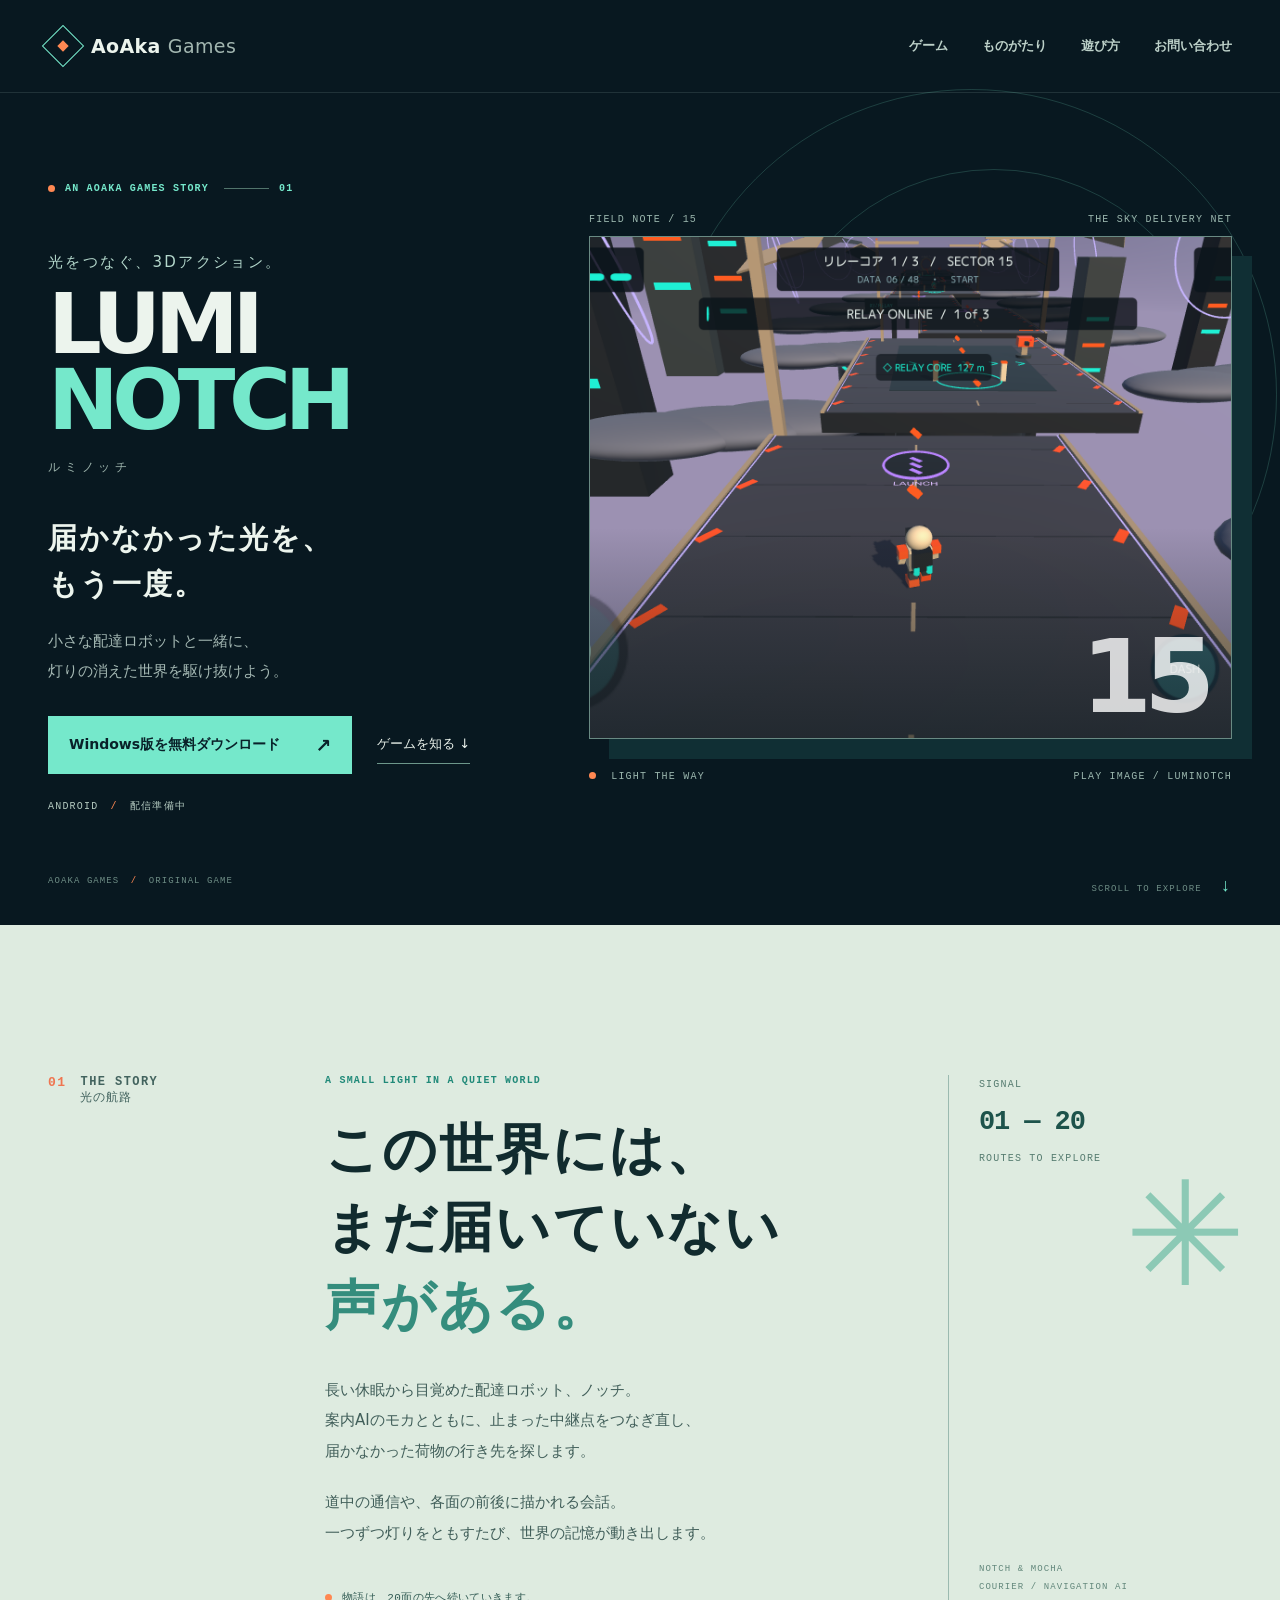
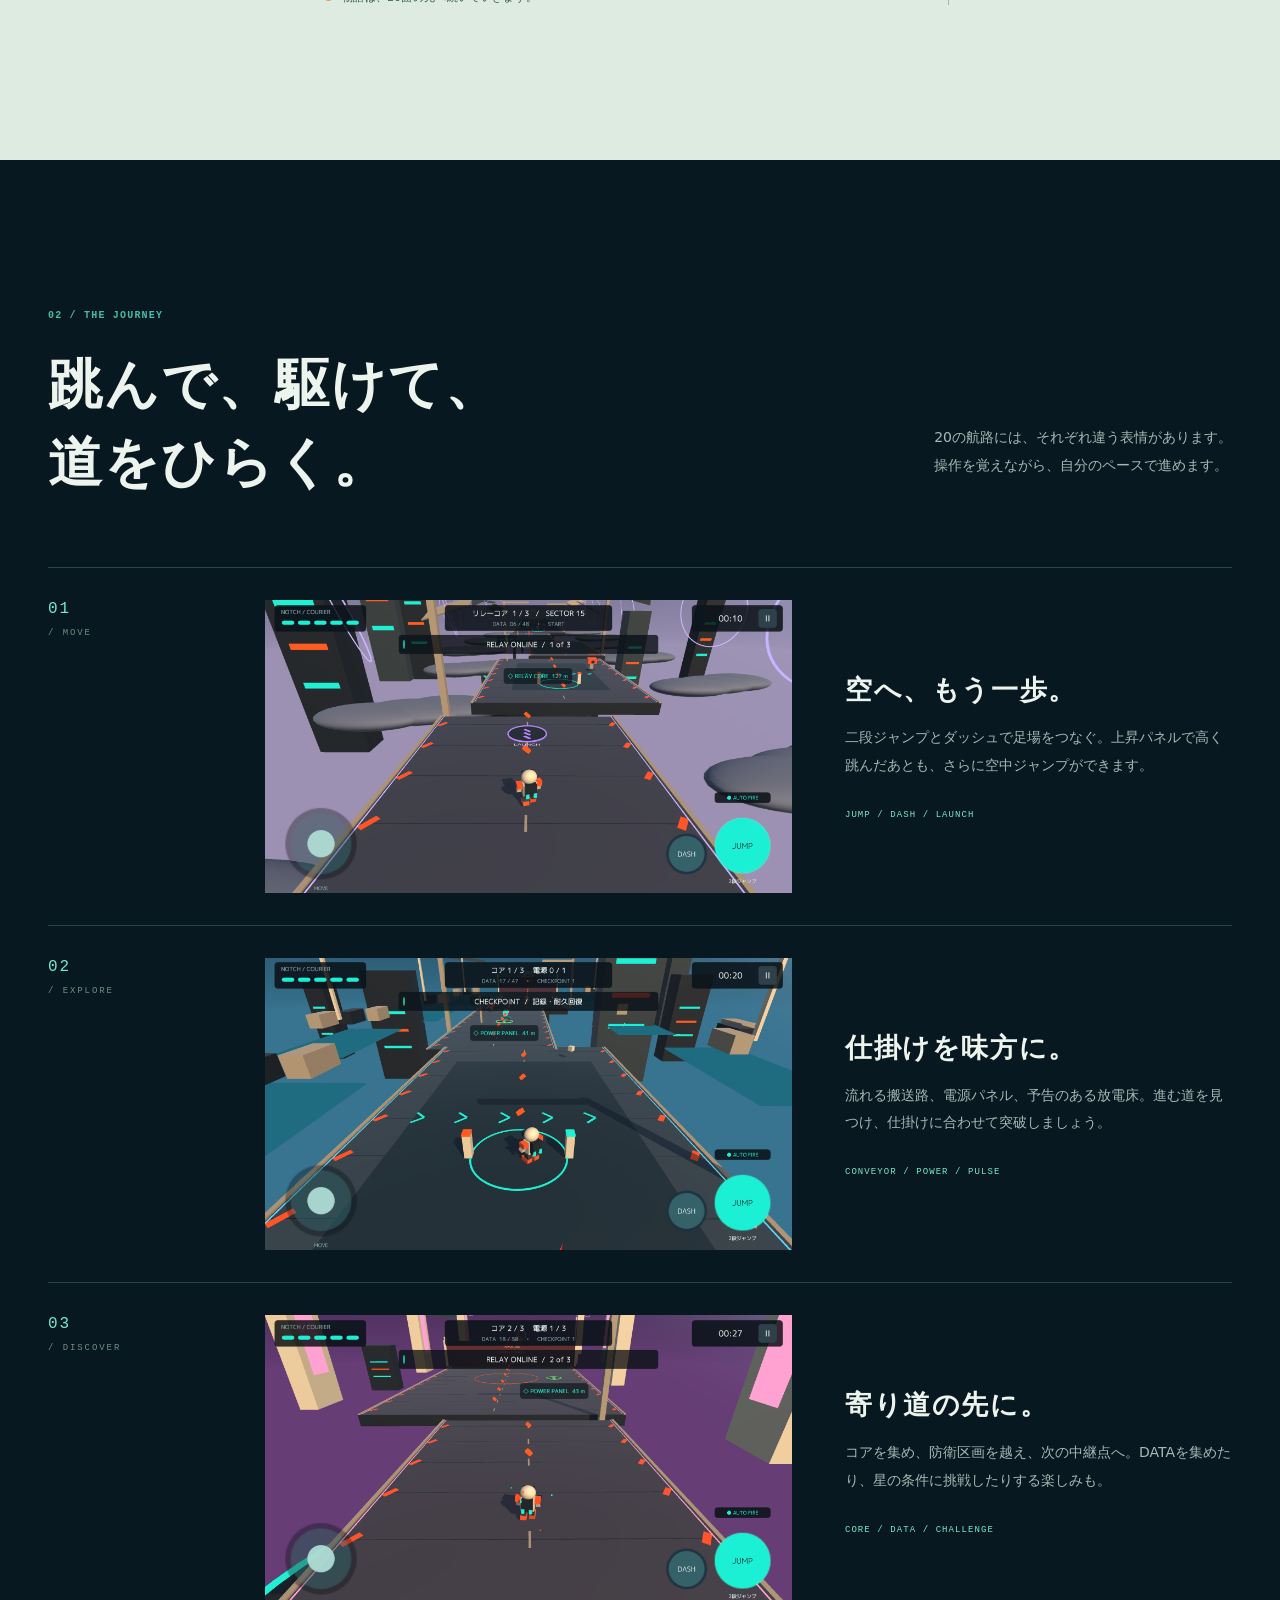
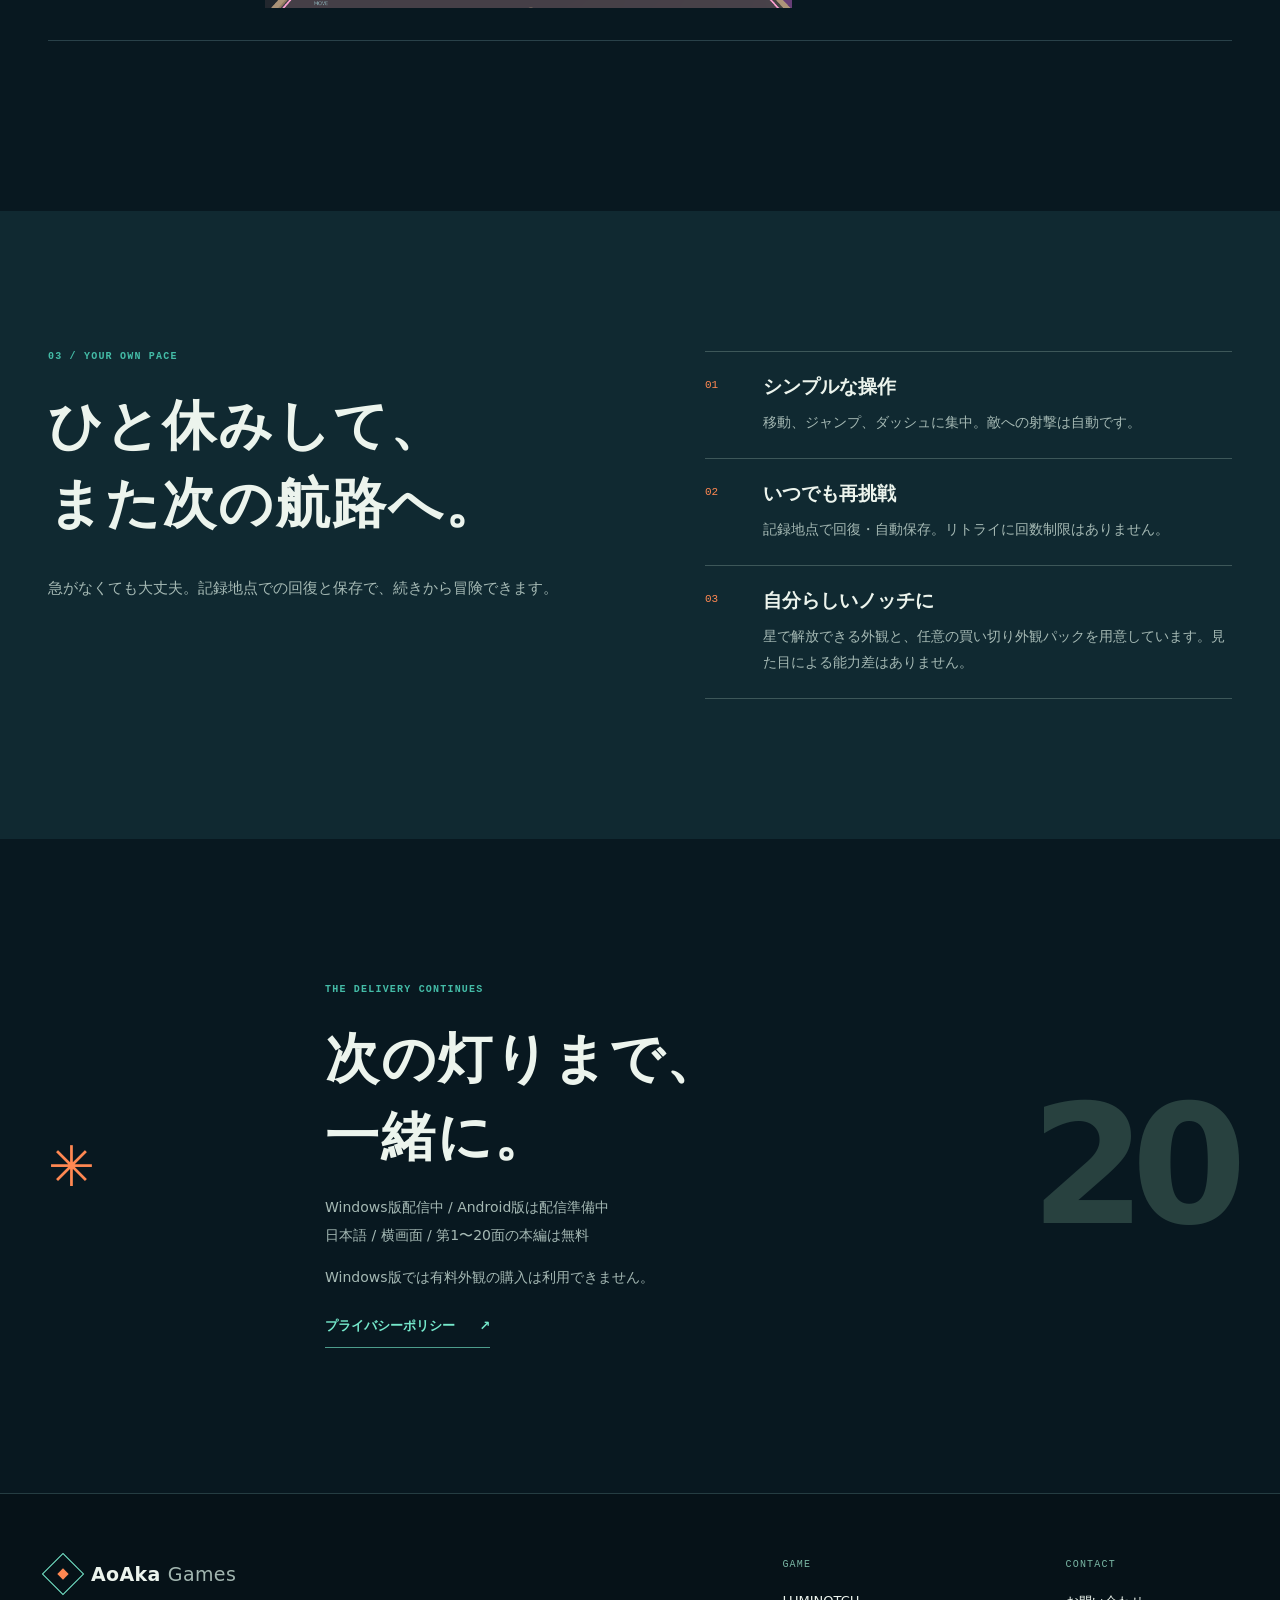
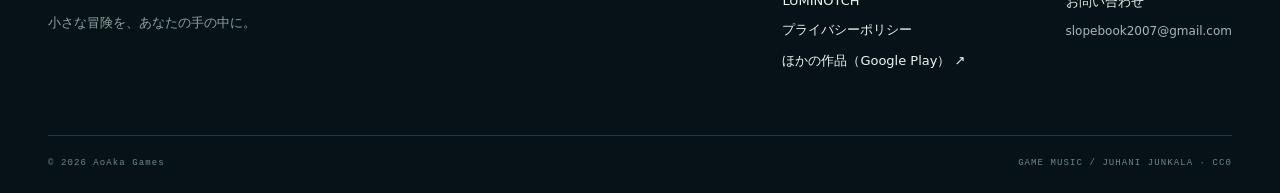
<file: index.html>
<!doctype html>
<html lang="ja">
<head>
  <meta charset="utf-8">
  <meta name="viewport" content="width=device-width, initial-scale=1">
  <meta name="theme-color" content="#091820">
  <meta name="description" content="AoAka Gamesの公式サイト。小さな配達ロボットが光を届ける3Dアクション『LUMINOTCH』を紹介します。">
  <title>AoAka Games | LUMINOTCH</title>
  <link rel="icon" href="assets/icon.png" type="image/png">
  <link rel="stylesheet" href="assets/site.css">
</head>
<body>
  <a class="skip" href="#main">本文へ移動</a>
  <header class="site-header">
    <div class="shell header-inner">
      <a class="brand" href="./" aria-label="AoAka Games ホーム"><span class="brand-mark" aria-hidden="true"><i></i></span><span>AoAka <b>Games</b></span></a>
      <nav aria-label="メインナビゲーション">
        <a href="#game">ゲーム</a><a href="#world">ものがたり</a><a href="#play">遊び方</a><a href="#contact">お問い合わせ</a>
      </nav>
    </div>
  </header>

  <main id="main">
    <section class="hero shell" id="game" aria-labelledby="game-title">
      <div class="hero-copy">
        <div class="eyebrow"><span class="pulse-dot"></span> AN AOAKA GAMES STORY <span class="rule"></span> 01</div>
        <p class="hero-kicker">光をつなぐ、3Dアクション。</p>
        <h1 id="game-title">LUMI<span>NOTCH</span></h1>
        <p class="kana">ルミノッチ</p>
        <p class="hero-lead">届かなかった光を、<br>もう一度。</p>
        <p class="hero-desc">小さな配達ロボットと一緒に、<br class="desktop-break">灯りの消えた世界を駆け抜けよう。</p>
        <div class="hero-actions"><a class="primary-link" href="https://github.com/yoshimunebancyo/aoakagames-official/releases/download/pc-v1.0.2/Luminotch-Windows-1.0.2.zip">Windows版を無料ダウンロード <span aria-hidden="true">↗</span></a><a class="secondary-link" href="#play">ゲームを知る ↓</a><span class="platform">ANDROID <span> / </span> 配信準備中</span></div>
      </div>
      <div class="hero-visual">
        <div class="visual-label"><span>FIELD NOTE / 15</span><span>THE SKY DELIVERY NET</span></div>
        <div class="hero-image"><img src="assets/sky-route.png" width="1920" height="1080" alt="空に浮かぶ足場を進むノッチのゲーム画面"><div class="image-gradient"></div><span class="image-index">15</span></div>
        <div class="visual-bottom"><span><i></i> LIGHT THE WAY</span><span>PLAY IMAGE / LUMINOTCH</span></div>
        <div class="orbit orbit-one" aria-hidden="true"></div><div class="orbit orbit-two" aria-hidden="true"></div>
      </div>
      <div class="hero-foot"><span>AOAKA GAMES <i>/</i> ORIGINAL GAME</span><span>SCROLL TO EXPLORE <span aria-hidden="true">↓</span></span></div>
    </section>

    <section class="story" id="world" aria-labelledby="story-title">
      <div class="shell story-grid">
        <div class="section-index"><span>01</span><div>THE STORY<br><small>光の航路</small></div></div>
        <div class="story-copy"><p class="overline">A SMALL LIGHT IN A QUIET WORLD</p><h2 id="story-title">この世界には、<br>まだ届いていない<br><em>声がある。</em></h2>
          <p>長い休眠から目覚めた配達ロボット、ノッチ。<br>案内AIのモカとともに、止まった中継点をつなぎ直し、<br class="desktop-break">届かなかった荷物の行き先を探します。</p>
          <p>道中の通信や、各面の前後に描かれる会話。<br>一つずつ灯りをともすたび、世界の記憶が動き出します。</p>
          <span class="story-note"><i></i> 物語は、20面の先へ続いていきます。</span>
        </div>
        <div class="story-aside"><div class="coordinate">SIGNAL<br><strong>01 — 20</strong><br>ROUTES TO EXPLORE</div><div class="spark" aria-hidden="true">✳</div><p>NOTCH &amp; MOCHA<br>COURIER / NAVIGATION AI</p></div>
      </div>
    </section>

    <section class="routes shell" id="play" aria-labelledby="routes-title">
      <div class="section-top"><div><p class="overline">02 / THE JOURNEY</p><h2 id="routes-title">跳んで、駆けて、<br>道をひらく。</h2></div><p>20の航路には、それぞれ違う表情があります。<br>操作を覚えながら、自分のペースで進めます。</p></div>
      <div class="route-list">
        <article class="route-row"><div class="route-num">01 <span>/ MOVE</span></div><div class="route-image"><img src="assets/sky-route.png" width="1920" height="1080" loading="lazy" alt="上昇パネルと空の足場が続く航路"></div><div class="route-copy"><h3>空へ、もう一歩。</h3><p>二段ジャンプとダッシュで足場をつなぐ。上昇パネルで高く跳んだあとも、さらに空中ジャンプができます。</p><span>JUMP / DASH / LAUNCH</span></div></article>
        <article class="route-row"><div class="route-num">02 <span>/ EXPLORE</span></div><div class="route-image"><img src="assets/canal-route.png" width="1920" height="1080" loading="lazy" alt="搬送路の矢印が光る水路のゲーム画面"></div><div class="route-copy"><h3>仕掛けを味方に。</h3><p>流れる搬送路、電源パネル、予告のある放電床。進む道を見つけ、仕掛けに合わせて突破しましょう。</p><span>CONVEYOR / POWER / PULSE</span></div></article>
        <article class="route-row"><div class="route-num">03 <span>/ DISCOVER</span></div><div class="route-image"><img src="assets/final-route.png" width="1920" height="1080" loading="lazy" alt="紫の空に浮かぶ航路と電源パネルを探すゲーム画面"></div><div class="route-copy"><h3>寄り道の先に。</h3><p>コアを集め、防衛区画を越え、次の中継点へ。DATAを集めたり、星の条件に挑戦したりする楽しみも。</p><span>CORE / DATA / CHALLENGE</span></div></article>
      </div>
    </section>

    <section class="details" aria-labelledby="details-title"><div class="shell details-grid">
      <div><p class="overline">03 / YOUR OWN PACE</p><h2 id="details-title">ひと休みして、<br>また次の航路へ。</h2><p class="details-intro">急がなくても大丈夫。記録地点での回復と保存で、続きから冒険できます。</p></div>
      <div class="detail-list"><div><span>01</span><h3>シンプルな操作</h3><p>移動、ジャンプ、ダッシュに集中。敵への射撃は自動です。</p></div><div><span>02</span><h3>いつでも再挑戦</h3><p>記録地点で回復・自動保存。リトライに回数制限はありません。</p></div><div><span>03</span><h3>自分らしいノッチに</h3><p>星で解放できる外観と、任意の買い切り外観パックを用意しています。見た目による能力差はありません。</p></div></div>
    </div></section>

    <section class="last-call shell" aria-label="LUMINOTCHの情報"><div class="last-mark" aria-hidden="true">✳</div><div><p class="overline">THE DELIVERY CONTINUES</p><h2>次の灯りまで、<br>一緒に。</h2><p>Windows版配信中 / Android版は配信準備中<br>日本語 / 横画面 / 第1〜20面の本編は無料</p><p>Windows版では有料外観の購入は利用できません。</p><a href="luminotch/privacy/">プライバシーポリシー <span aria-hidden="true">↗</span></a></div><span class="big-20" aria-hidden="true">20</span></section>
  </main>
  <footer id="contact"><div class="shell footer-main"><div><a class="brand footer-brand" href="./"><span class="brand-mark" aria-hidden="true"><i></i></span><span>AoAka <b>Games</b></span></a><p>小さな冒険を、あなたの手の中に。</p></div><div class="footer-links"><div><span>GAME</span><a href="#game">LUMINOTCH</a><a href="luminotch/privacy/">プライバシーポリシー</a><a href="https://play.google.com/store/apps/developer?id=AoAkaGames">ほかの作品（Google Play） ↗</a></div><div><span>CONTACT</span><a href="mailto:slopebook2007@gmail.com?subject=LUMINOTCH%20Support">お問い合わせ</a><small>slopebook2007@gmail.com</small></div></div></div><div class="shell footer-bottom"><span>© 2026 AoAka Games</span><span>GAME MUSIC / JUHANI JUNKALA · CC0</span></div></footer>
</body></html>
</file>
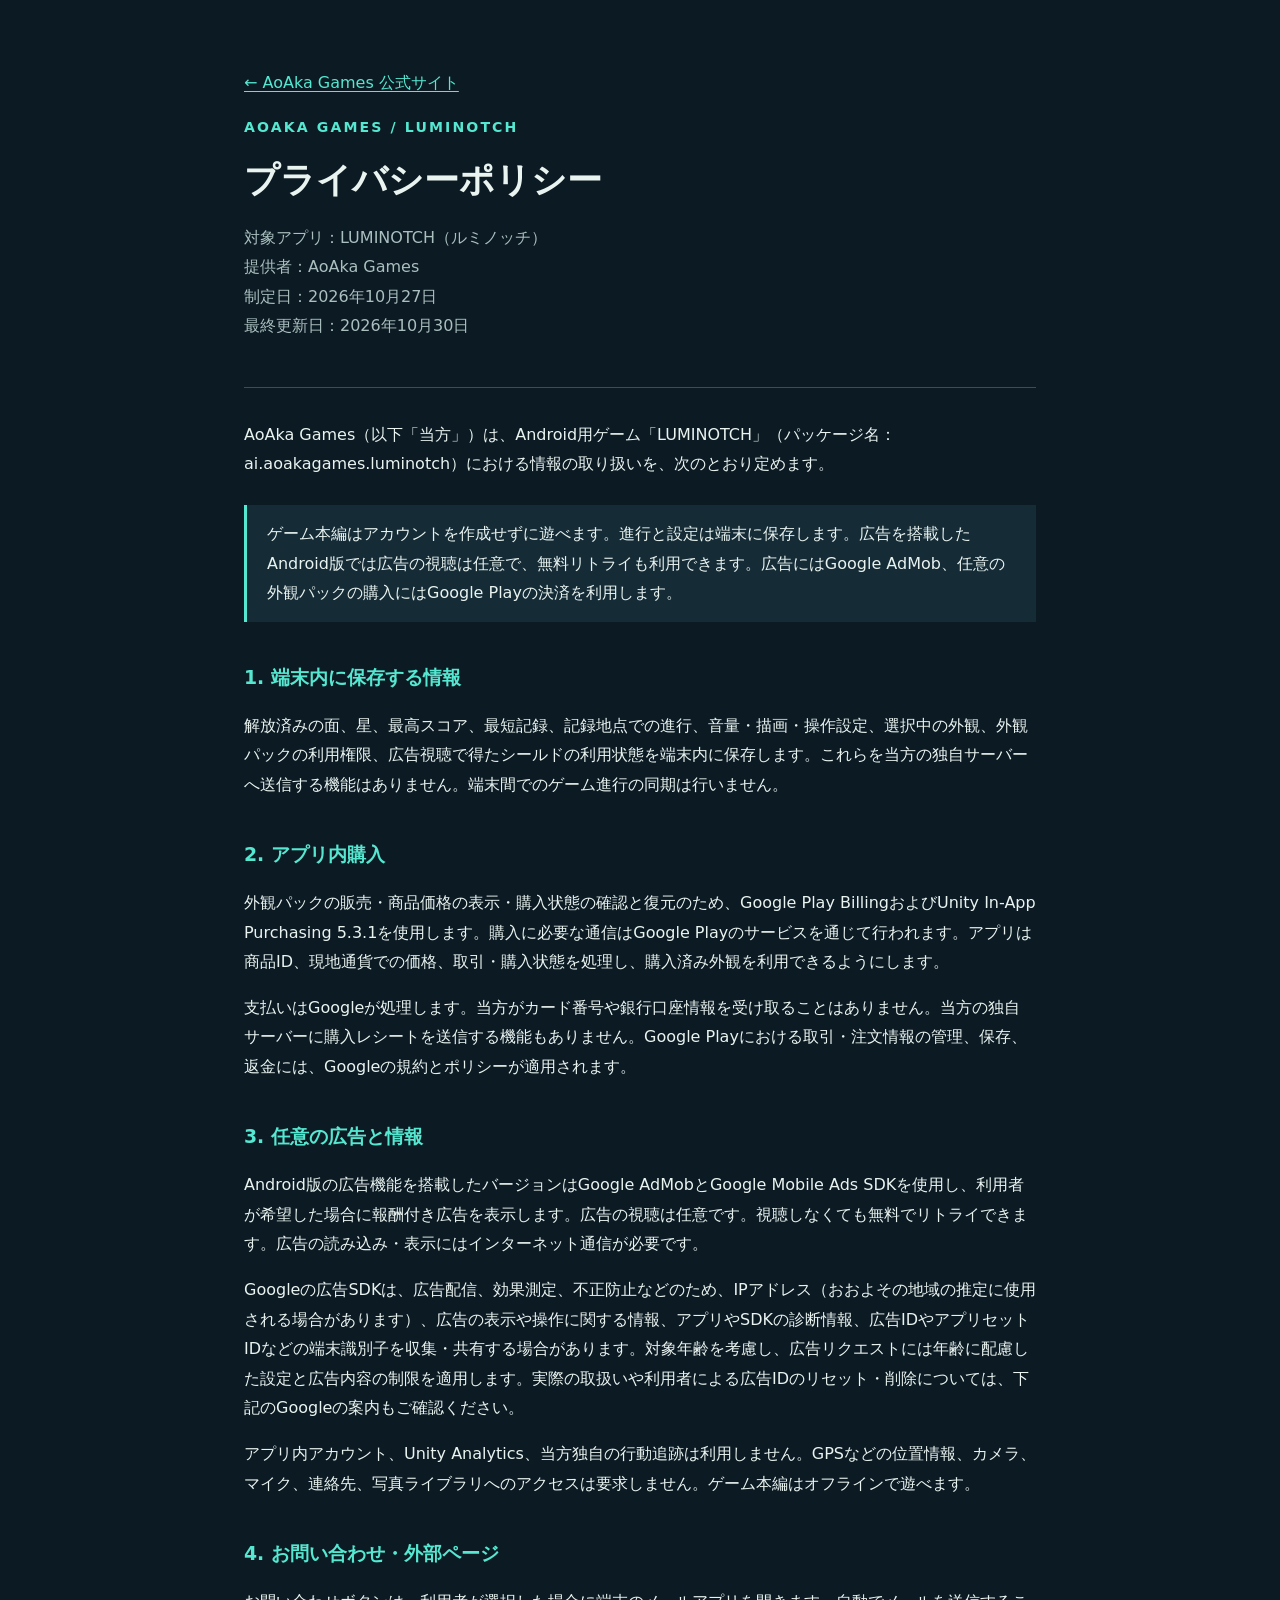
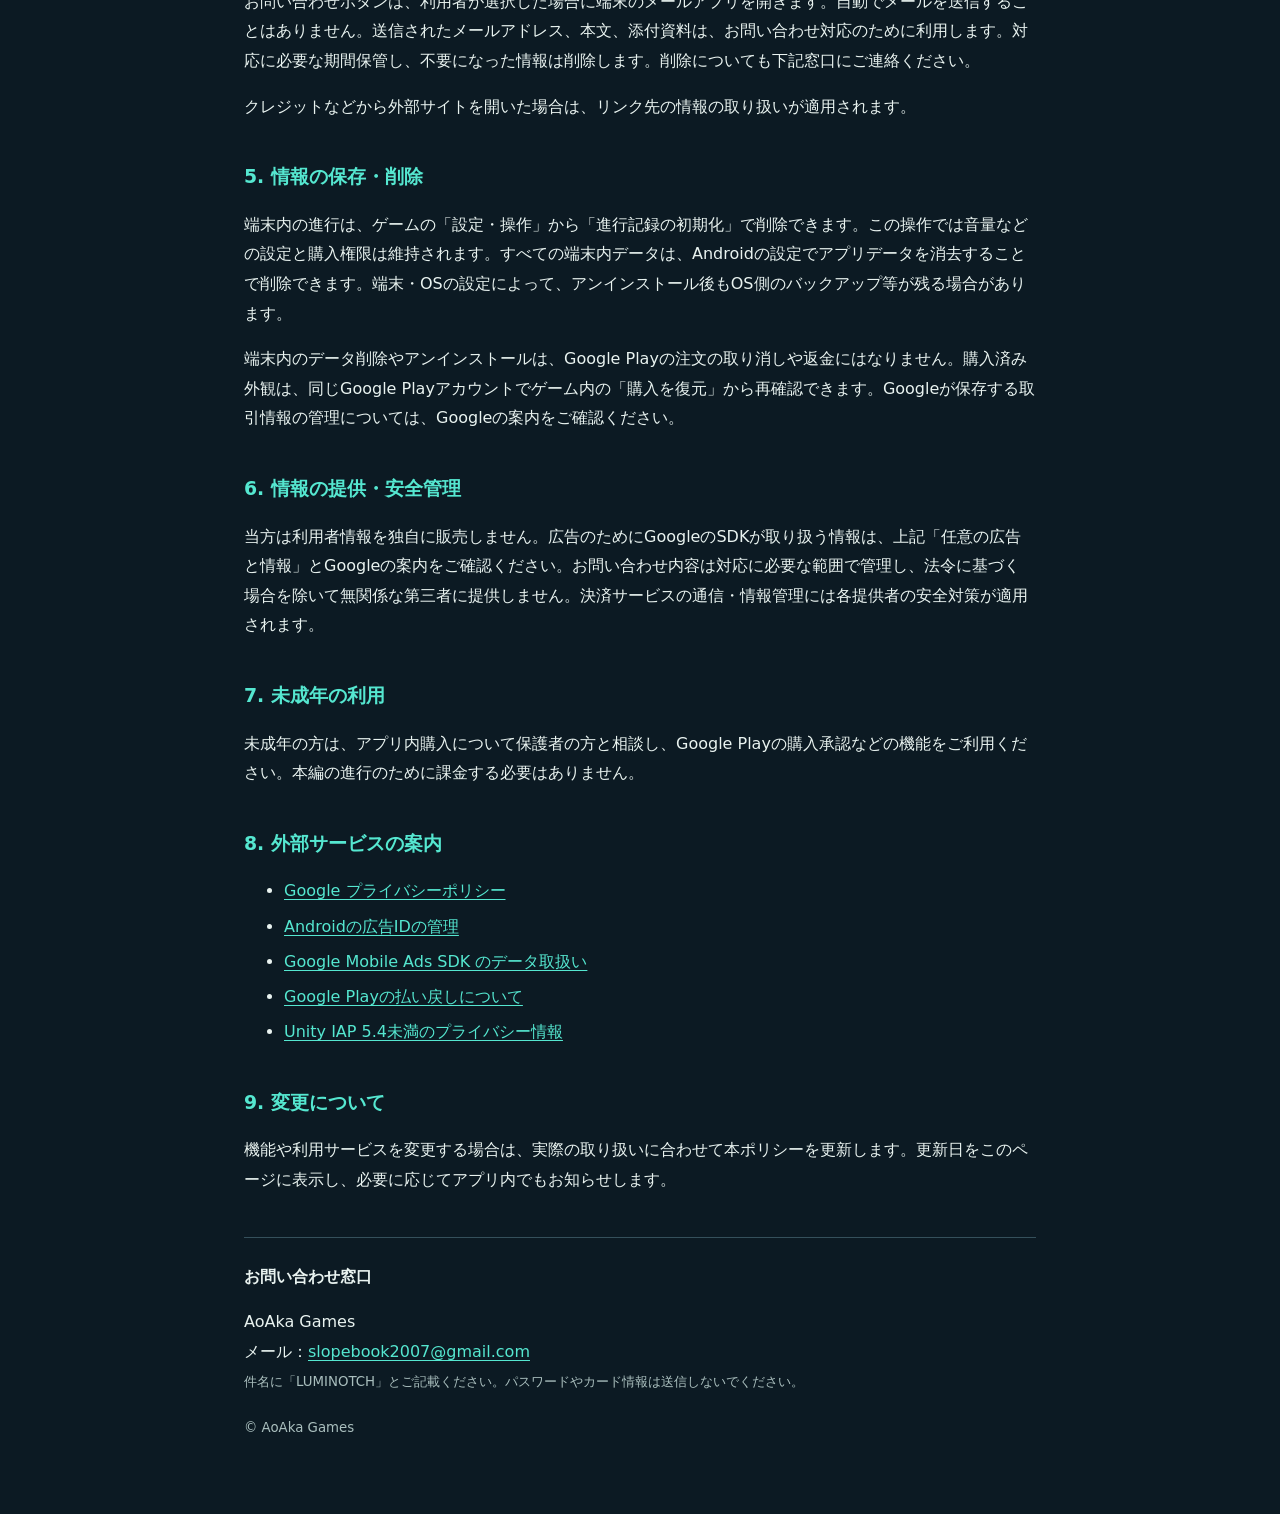
<file: luminotch/privacy/index.html>
<!doctype html>
<html lang="ja"><head><meta charset="utf-8"><meta name="viewport" content="width=device-width,initial-scale=1"><meta name="description" content="AoAka Games のゲーム LUMINOTCH のプライバシーポリシーとお問い合わせ先。"><title>LUMINOTCH プライバシーポリシー | AoAka Games</title>
<style>:root{color-scheme:dark;--ink:#e9f3f0;--sub:#aabfbe;--accent:#55e7d0;--bg:#0c1a23}*{box-sizing:border-box}body{margin:0;background:var(--bg);color:var(--ink);font-family:system-ui,-apple-system,"Yu Gothic",Meiryo,sans-serif;line-height:1.85}main{max-width:840px;margin:auto;padding:52px 24px 72px}header{border-bottom:1px solid #35505b;padding-bottom:30px;margin-bottom:32px}.brand{letter-spacing:.15em;color:var(--accent);font-weight:650;font-size:.88rem}h1{font-size:clamp(1.65rem,5vw,2.2rem);line-height:1.5;margin:.4em 0}h2{font-size:1.18rem;color:var(--accent);margin-top:2em}p,li{overflow-wrap:anywhere}a{color:var(--accent);text-underline-offset:.2em}a:focus-visible{outline:3px solid var(--accent);outline-offset:5px}small,.sub{color:var(--sub)}.note{border-left:3px solid var(--accent);background:#152c37;padding:14px 20px;margin:26px 0}footer{margin-top:42px;padding-top:24px;border-top:1px solid #35505b}li{margin:.35em 0}@media print{body{background:white;color:#182631}h2,a,.brand{color:#135b5c}.note{background:#eee}}</style></head>
<body><main><p><a href="../../">← AoAka Games 公式サイト</a></p><header><div class="brand">AOAKA GAMES / LUMINOTCH</div><h1>プライバシーポリシー</h1><p class="sub">対象アプリ：LUMINOTCH（ルミノッチ）<br>提供者：AoAka Games<br>制定日：2026年10月27日<br>最終更新日：2026年10月30日</p></header>
<p>AoAka Games（以下「当方」）は、Android用ゲーム「LUMINOTCH」（パッケージ名：ai.aoakagames.luminotch）における情報の取り扱いを、次のとおり定めます。</p>
<div class="note">ゲーム本編はアカウントを作成せずに遊べます。進行と設定は端末に保存します。広告を搭載したAndroid版では広告の視聴は任意で、無料リトライも利用できます。広告にはGoogle AdMob、任意の外観パックの購入にはGoogle Playの決済を利用します。</div>
<h2>1. 端末内に保存する情報</h2><p>解放済みの面、星、最高スコア、最短記録、記録地点での進行、音量・描画・操作設定、選択中の外観、外観パックの利用権限、広告視聴で得たシールドの利用状態を端末内に保存します。これらを当方の独自サーバーへ送信する機能はありません。端末間でのゲーム進行の同期は行いません。</p>
<h2>2. アプリ内購入</h2><p>外観パックの販売・商品価格の表示・購入状態の確認と復元のため、Google Play BillingおよびUnity In-App Purchasing 5.3.1を使用します。購入に必要な通信はGoogle Playのサービスを通じて行われます。アプリは商品ID、現地通貨での価格、取引・購入状態を処理し、購入済み外観を利用できるようにします。</p><p>支払いはGoogleが処理します。当方がカード番号や銀行口座情報を受け取ることはありません。当方の独自サーバーに購入レシートを送信する機能もありません。Google Playにおける取引・注文情報の管理、保存、返金には、Googleの規約とポリシーが適用されます。</p>
<h2>3. 任意の広告と情報</h2><p>Android版の広告機能を搭載したバージョンはGoogle AdMobとGoogle Mobile Ads SDKを使用し、利用者が希望した場合に報酬付き広告を表示します。広告の視聴は任意です。視聴しなくても無料でリトライできます。広告の読み込み・表示にはインターネット通信が必要です。</p><p>Googleの広告SDKは、広告配信、効果測定、不正防止などのため、IPアドレス（おおよその地域の推定に使用される場合があります）、広告の表示や操作に関する情報、アプリやSDKの診断情報、広告IDやアプリセットIDなどの端末識別子を収集・共有する場合があります。対象年齢を考慮し、広告リクエストには年齢に配慮した設定と広告内容の制限を適用します。実際の取扱いや利用者による広告IDのリセット・削除については、下記のGoogleの案内もご確認ください。</p><p>アプリ内アカウント、Unity Analytics、当方独自の行動追跡は利用しません。GPSなどの位置情報、カメラ、マイク、連絡先、写真ライブラリへのアクセスは要求しません。ゲーム本編はオフラインで遊べます。</p>
<h2>4. お問い合わせ・外部ページ</h2><p>お問い合わせボタンは、利用者が選択した場合に端末のメールアプリを開きます。自動でメールを送信することはありません。送信されたメールアドレス、本文、添付資料は、お問い合わせ対応のために利用します。対応に必要な期間保管し、不要になった情報は削除します。削除についても下記窓口にご連絡ください。</p><p>クレジットなどから外部サイトを開いた場合は、リンク先の情報の取り扱いが適用されます。</p>
<h2>5. 情報の保存・削除</h2><p>端末内の進行は、ゲームの「設定・操作」から「進行記録の初期化」で削除できます。この操作では音量などの設定と購入権限は維持されます。すべての端末内データは、Androidの設定でアプリデータを消去することで削除できます。端末・OSの設定によって、アンインストール後もOS側のバックアップ等が残る場合があります。</p><p>端末内のデータ削除やアンインストールは、Google Playの注文の取り消しや返金にはなりません。購入済み外観は、同じGoogle Playアカウントでゲーム内の「購入を復元」から再確認できます。Googleが保存する取引情報の管理については、Googleの案内をご確認ください。</p>
<h2>6. 情報の提供・安全管理</h2><p>当方は利用者情報を独自に販売しません。広告のためにGoogleのSDKが取り扱う情報は、上記「任意の広告と情報」とGoogleの案内をご確認ください。お問い合わせ内容は対応に必要な範囲で管理し、法令に基づく場合を除いて無関係な第三者に提供しません。決済サービスの通信・情報管理には各提供者の安全対策が適用されます。</p>
<h2>7. 未成年の利用</h2><p>未成年の方は、アプリ内購入について保護者の方と相談し、Google Playの購入承認などの機能をご利用ください。本編の進行のために課金する必要はありません。</p>
<h2>8. 外部サービスの案内</h2><ul><li><a href="https://policies.google.com/privacy">Google プライバシーポリシー</a></li><li><a href="https://support.google.com/googleplay/answer/3405269?hl=ja">Androidの広告IDの管理</a></li><li><a href="https://developers.google.com/admob/android/privacy/play-data-disclosure">Google Mobile Ads SDK のデータ取扱い</a></li><li><a href="https://support.google.com/googleplay/answer/2479637?hl=ja">Google Playの払い戻しについて</a></li><li><a href="https://docs.unity.com/en-us/iap/privacy-and-consent/legacy-overview">Unity IAP 5.4未満のプライバシー情報</a></li></ul>
<h2>9. 変更について</h2><p>機能や利用サービスを変更する場合は、実際の取り扱いに合わせて本ポリシーを更新します。更新日をこのページに表示し、必要に応じてアプリ内でもお知らせします。</p>
<footer><strong>お問い合わせ窓口</strong><p>AoAka Games<br>メール：<a href="mailto:slopebook2007@gmail.com?subject=LUMINOTCH%20Support">slopebook2007@gmail.com</a><br><small>件名に「LUMINOTCH」とご記載ください。パスワードやカード情報は送信しないでください。</small></p><small>© AoAka Games</small></footer></main></body></html>
</file>
<file: assets/site.css>
@charset "utf-8";
:root{color-scheme:dark;--bg:#081820;--panel:#10252e;--ink:#ecf4ed;--muted:#a5b9b4;--line:#294149;--mint:#75e8cb;--orange:#ff8852;--sand:#e9e9d5;--width:1370px}
*{box-sizing:border-box}html{scroll-behavior:smooth}body{margin:0;background:var(--bg);color:var(--ink);font-family:system-ui,-apple-system,"Yu Gothic",Meiryo,sans-serif;-webkit-font-smoothing:antialiased}a{color:inherit}img{display:block;width:100%;height:auto}a:focus-visible{outline:3px solid var(--orange);outline-offset:5px}.shell{width:min(var(--width),calc(100% - 96px));margin:auto}.skip{position:absolute;top:-80px;left:12px;z-index:20;background:var(--sand);color:#082128;padding:10px}.skip:focus{top:12px}.site-header{border-bottom:1px solid rgba(194,225,213,.13)}.header-inner{height:92px;display:flex;align-items:center;justify-content:space-between;gap:28px}.brand{display:inline-flex;align-items:center;gap:13px;text-decoration:none;font-size:19px;letter-spacing:.02em;font-weight:760;white-space:nowrap}.brand b{font-weight:400;color:#a2b6b0}.brand-mark{width:30px;height:30px;border:1.5px solid var(--mint);transform:rotate(45deg);position:relative;display:inline-grid;place-items:center}.brand-mark i{width:8px;height:8px;background:var(--orange);display:block}.header-inner nav{display:flex;align-items:center;gap:34px}.header-inner nav a{font-size:13px;font-weight:650;text-decoration:none;color:#bcd0c8}.header-inner nav a:hover,.footer-links a:hover{color:var(--mint)}
.hero{min-height:min(790px,calc(100vh - 92px));display:grid;grid-template-columns:.87fr 1.13fr;align-items:center;position:relative;padding:90px 0 112px;gap:46px}.hero-copy{position:relative;z-index:2}.eyebrow,.overline,.visual-label,.visual-bottom,.hero-foot,.route-num,.route-copy span,.section-index,.story-note,.coordinate,.story-aside p,.platform,.footer-links span,.footer-bottom{font-family:ui-monospace,SFMono-Regular,Consolas,monospace;letter-spacing:.12em}.eyebrow{display:flex;align-items:center;gap:10px;color:var(--mint);font-size:10px;font-weight:700}.pulse-dot,.visual-bottom i,.story-note i{display:inline-block;width:7px;height:7px;background:var(--orange);border-radius:50%}.eyebrow .rule{width:45px;height:1px;background:#51746b;margin-left:5px}.hero-kicker{font-size:15px;letter-spacing:.16em;color:#b4d8cc;margin:59px 0 14px}.hero h1{font-size:clamp(55px,6.6vw,103px);line-height:.9;letter-spacing:-.075em;margin:0 0 8px;font-weight:820}.hero h1 span{display:block;color:var(--mint)}.kana{font-size:12px;letter-spacing:.4em;color:#9db4ac;margin:21px 0 40px}.hero-lead{font-size:clamp(25px,2.3vw,36px);font-weight:700;line-height:1.55;letter-spacing:.07em;margin:0}.hero-desc{font-size:15px;line-height:1.95;color:var(--muted);margin:20px 0 30px}.hero-actions{display:flex;align-items:center;gap:25px;flex-wrap:wrap}.primary-link{display:inline-flex;align-items:center;justify-content:space-between;gap:35px;padding:18px 21px;background:var(--mint);color:#092129;text-decoration:none;font-size:14px;font-weight:750;min-width:205px}.primary-link:hover{background:#a9f3de}.primary-link span{font-size:19px}.platform{font-size:10px;color:#b4cac0}.platform span{color:var(--orange);padding:0 5px}.hero-visual{position:relative;min-width:0;z-index:1}.visual-label,.visual-bottom{display:flex;justify-content:space-between;gap:12px;font-size:10px;color:#9bb7ae}.visual-label{padding:0 0 11px}.hero-image{position:relative;overflow:hidden;border:1px solid #698a83;box-shadow:20px 20px 0 #102f34}.hero-image img{aspect-ratio:1.28;object-fit:cover;object-position:47% center}.image-gradient{position:absolute;inset:0;background:linear-gradient(0deg,rgba(4,19,23,.5),transparent 42%);pointer-events:none}.image-index{position:absolute;right:24px;bottom:9px;color:#fff;font-size:clamp(58px,8vw,115px);font-weight:800;line-height:1;letter-spacing:-.08em;opacity:.8}.visual-bottom{margin-top:32px}.visual-bottom i{margin-right:8px}.orbit{position:absolute;border:1px solid rgba(121,232,202,.19);border-radius:50%;z-index:-1;pointer-events:none}.orbit-one{width:95%;aspect-ratio:1;top:-22%;left:12%}.orbit-two{width:70%;aspect-ratio:1;top:-8%;left:28%}.hero-foot{position:absolute;bottom:29px;left:0;right:0;display:flex;justify-content:space-between;font-size:9px;color:#6e8d85}.hero-foot i{color:var(--orange);font-style:normal;margin:0 5px}.hero-foot span:last-child span{color:var(--mint);font-size:18px;margin-left:12px}
.story{background:#deebe0;color:#112b2e;padding:150px 0 155px;overflow:hidden}.story-grid{display:grid;grid-template-columns:1fr 2.4fr 1.15fr;gap:30px}.section-index{font-size:12px;display:flex;gap:14px;align-items:flex-start;font-weight:700;color:#42635e}.section-index>span{font-size:13px;color:#ef7550}.section-index small{font:500 12px system-ui,sans-serif;letter-spacing:.06em}.overline{color:#44bca7;font-size:10px;font-weight:800;margin:0 0 25px}.story .overline{color:#218a79}.story h2,.section-top h2,.details h2,.last-call h2{font-size:clamp(35px,4.2vw,61px);line-height:1.45;letter-spacing:.04em;margin:0 0 30px}.story h2 em{font-style:normal;color:#348d7d}.story-copy>p:not(.overline){color:#405e59;font-size:15px;line-height:2.05;margin:0 0 20px}.story-note{font-size:11px;letter-spacing:.03em;color:#315b53;display:inline-flex;align-items:center;gap:10px;margin-top:22px}.story-aside{position:relative;border-left:1px solid #9bbab0;padding-left:30px;display:flex;flex-direction:column;justify-content:space-between;min-height:350px}.coordinate{font-size:10px;line-height:2;color:#567c70}.coordinate strong{font-size:27px;letter-spacing:-.04em;color:#1d534b}.spark{font-size:145px;color:#8cc9b5;position:absolute;right:-14px;top:75px;font-weight:200}.story-aside p{font-size:9px;line-height:2;color:#62877b}
.routes{padding:150px 0 170px}.section-top{display:flex;align-items:end;justify-content:space-between;gap:50px;margin-bottom:65px}.section-top h2{margin:0}.section-top>p{font-size:14px;line-height:2;color:var(--muted);padding-bottom:9px}.route-list{border-top:1px solid var(--line)}.route-row{display:grid;grid-template-columns:.45fr 1.3fr 1fr;gap:35px;align-items:center;padding:32px 0;border-bottom:1px solid var(--line)}.route-num{align-self:start;color:var(--mint);font-size:16px;white-space:nowrap}.route-num span{display:block;color:#708e84;font-size:9px;margin-top:10px}.route-image{overflow:hidden;background:#1b3339}.route-image img{aspect-ratio:1.8;object-fit:cover;transition:transform .35s ease}.route-row:hover img{transform:scale(1.025)}.route-copy{padding-left:18px}.route-copy h3{font-size:27px;letter-spacing:.06em;margin:0 0 16px}.route-copy p{font-size:14px;line-height:1.95;color:var(--muted);margin:0 0 23px}.route-copy span{font-size:9px;color:var(--mint)}
.details{background:#102931;padding:140px 0}.details-grid{display:grid;grid-template-columns:1fr 1fr;gap:130px}.details-intro{color:var(--muted);font-size:15px;line-height:2}.detail-list{border-top:1px solid #3d5759}.detail-list>div{display:grid;grid-template-columns:38px 1fr;column-gap:20px;padding:22px 0;border-bottom:1px solid #3d5759}.detail-list span{grid-row:span 2;font:11px ui-monospace,monospace;color:var(--orange);padding-top:5px}.detail-list h3{font-size:19px;margin:0 0 10px}.detail-list p{font-size:14px;line-height:1.85;color:var(--muted);margin:0}.last-call{padding:145px 0;display:grid;grid-template-columns:1fr 2.4fr 1.15fr;gap:30px;align-items:center}.last-mark{font-size:56px;color:var(--orange)}.last-call h2{margin-bottom:18px}.last-call p:not(.overline){color:var(--muted);font-size:14px;line-height:2}.last-call a{display:inline-block;text-decoration:none;color:var(--mint);font-size:13px;font-weight:700;border-bottom:1px solid #4d9d8c;padding:12px 0}.last-call a span{margin-left:20px}.big-20{font-size:clamp(100px,13vw,180px);font-weight:800;letter-spacing:-.09em;line-height:1;color:#28413f;text-align:right}
footer{background:#061218;border-top:1px solid #253d42;padding:65px 0 25px}.footer-main{display:flex;justify-content:space-between;gap:60px;padding-bottom:65px}.footer-main p{font-size:13px;color:#8ca39b;margin-top:25px}.footer-links{display:flex;gap:100px}.footer-links div{display:flex;flex-direction:column;gap:13px}.footer-links span{color:#79b6a4;font-size:10px;margin-bottom:10px}.footer-links a{text-decoration:none;font-size:13px}.footer-links small{font-size:12px;color:#a5b9b4}.footer-bottom{display:flex;justify-content:space-between;gap:20px;padding-top:22px;border-top:1px solid #23383e;color:#6d8981;font-size:9px}
@media(max-width:1000px){.shell{width:min(var(--width),calc(100% - 64px))}.header-inner nav{gap:20px}.hero{grid-template-columns:1fr 1fr;gap:28px}.hero h1{font-size:clamp(51px,6.4vw,72px)}.story-grid,.last-call{grid-template-columns:.7fr 2.3fr}.story-aside,.big-20{display:none}.details-grid{gap:65px}.route-row{grid-template-columns:.35fr 1.1fr 1fr;gap:20px}.route-copy{padding-left:0}.route-copy h3{font-size:23px}}
@media(max-width:700px){.shell{width:calc(100% - 40px)}.header-inner{height:auto;min-height:76px;flex-wrap:wrap;padding:20px 0;gap:17px}.brand{font-size:17px}.brand-mark{width:25px;height:25px}.header-inner nav{width:100%;gap:0;justify-content:space-between}.header-inner nav a{font-size:11px}.hero{min-height:auto;grid-template-columns:1fr;gap:45px;padding:65px 0 90px}.eyebrow{font-size:9px}.hero-kicker{margin-top:45px}.hero h1{font-size:clamp(58px,14vw,90px)}.kana{margin-bottom:30px}.hero-lead{font-size:27px}.hero-desc{font-size:14px}.hero-image img{aspect-ratio:1.35}.hero-foot{font-size:8px;bottom:22px}.hero-foot span:last-child{display:none}.story{padding:85px 0}.story-grid,.last-call{grid-template-columns:1fr;gap:35px}.section-index{font-size:10px}.story h2,.section-top h2,.details h2,.last-call h2{font-size:clamp(34px,9vw,49px)}.story-copy>p:not(.overline){font-size:14px}.desktop-break{display:none}.routes{padding:90px 0}.section-top{display:block;margin-bottom:40px}.section-top>p{font-size:13px;margin-top:20px}.route-row{grid-template-columns:1fr;gap:18px;padding:25px 0 34px}.route-num span{display:inline;margin-left:8px}.route-image img{aspect-ratio:1.8}.route-copy h3{font-size:22px;margin-bottom:10px}.route-copy p{font-size:13px;margin-bottom:14px}.details{padding:85px 0}.details-grid{grid-template-columns:1fr;gap:35px}.details-intro{font-size:14px}.detail-list p{font-size:13px}.last-call{padding:90px 0;gap:24px}.last-mark{font-size:38px}.footer-main{display:block;padding-bottom:45px}.footer-links{gap:45px;flex-wrap:wrap;margin-top:45px}.footer-bottom{display:block;line-height:2.2}.footer-bottom span{display:block}}
@media(prefers-reduced-motion:reduce){html{scroll-behavior:auto}.route-image img{transition:none}}
.secondary-link{font-size:13px;color:var(--ink);text-decoration:none;border-bottom:1px solid #6c968a;padding:10px 0;white-space:nowrap}.secondary-link:hover{color:var(--mint)}
</file>
